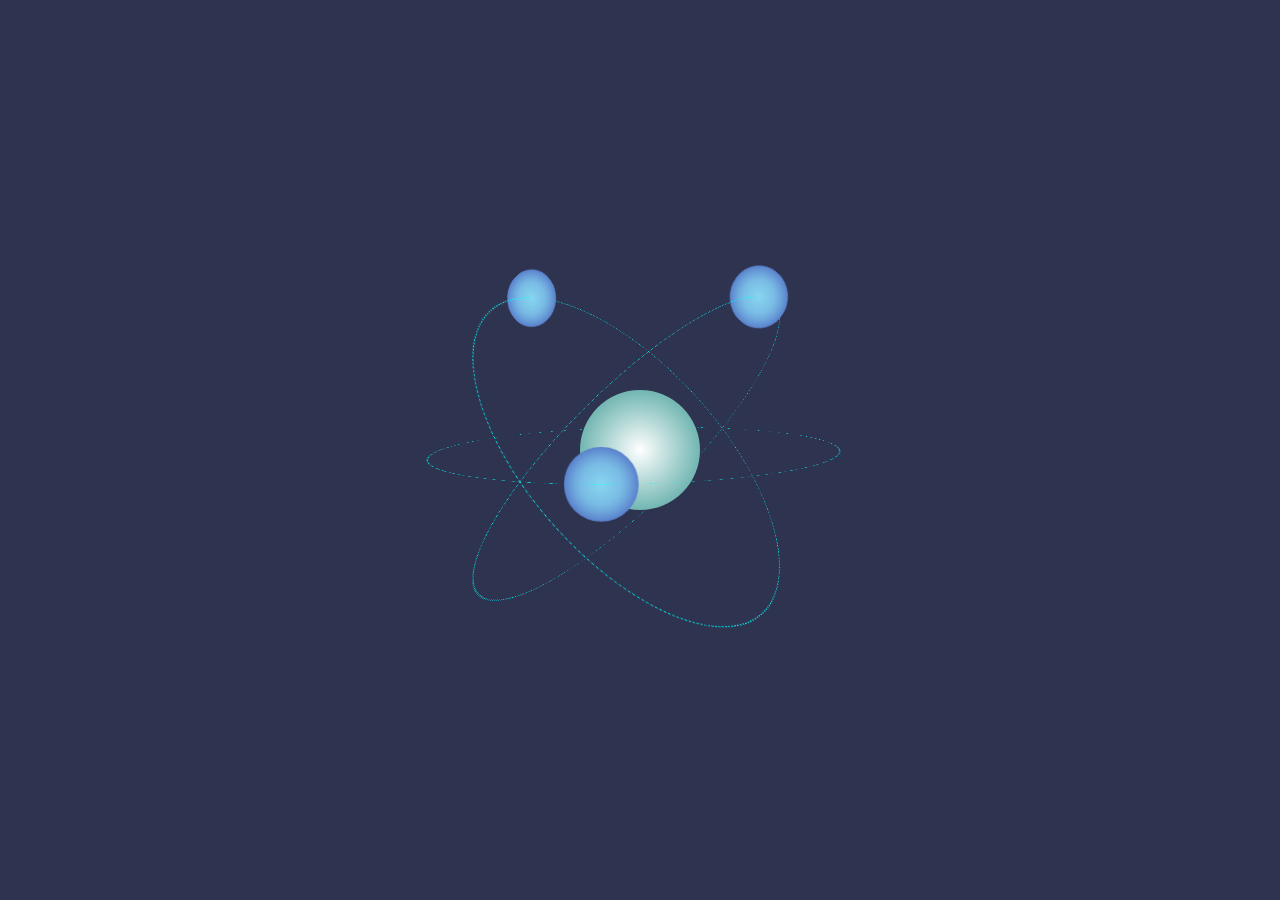
<file: atom/index.html>
<!DOCTYPE html>
<html lang="en">
<head>
    <meta charset="UTF-8">
    <meta http-equiv="X-UA-Compatible" content="IE=edge">
    <meta name="viewport" content="width=device-width, initial-scale=1.0">
    <title>Atom</title>
    <link rel="stylesheet" href="style.css">
</head>
<body>
    <div class="wrapper">
        <div class="circle circle-1">
            <div class="ball ball-1"></div>
        </div>
        <div class="circle circle-2">
            <div class="ball ball-2"></div>
        </div>
        <div class="circle circle-3">
            <div class="ball ball-3"></div>
        </div>
    </div>
    
</body>
</html>
</file>
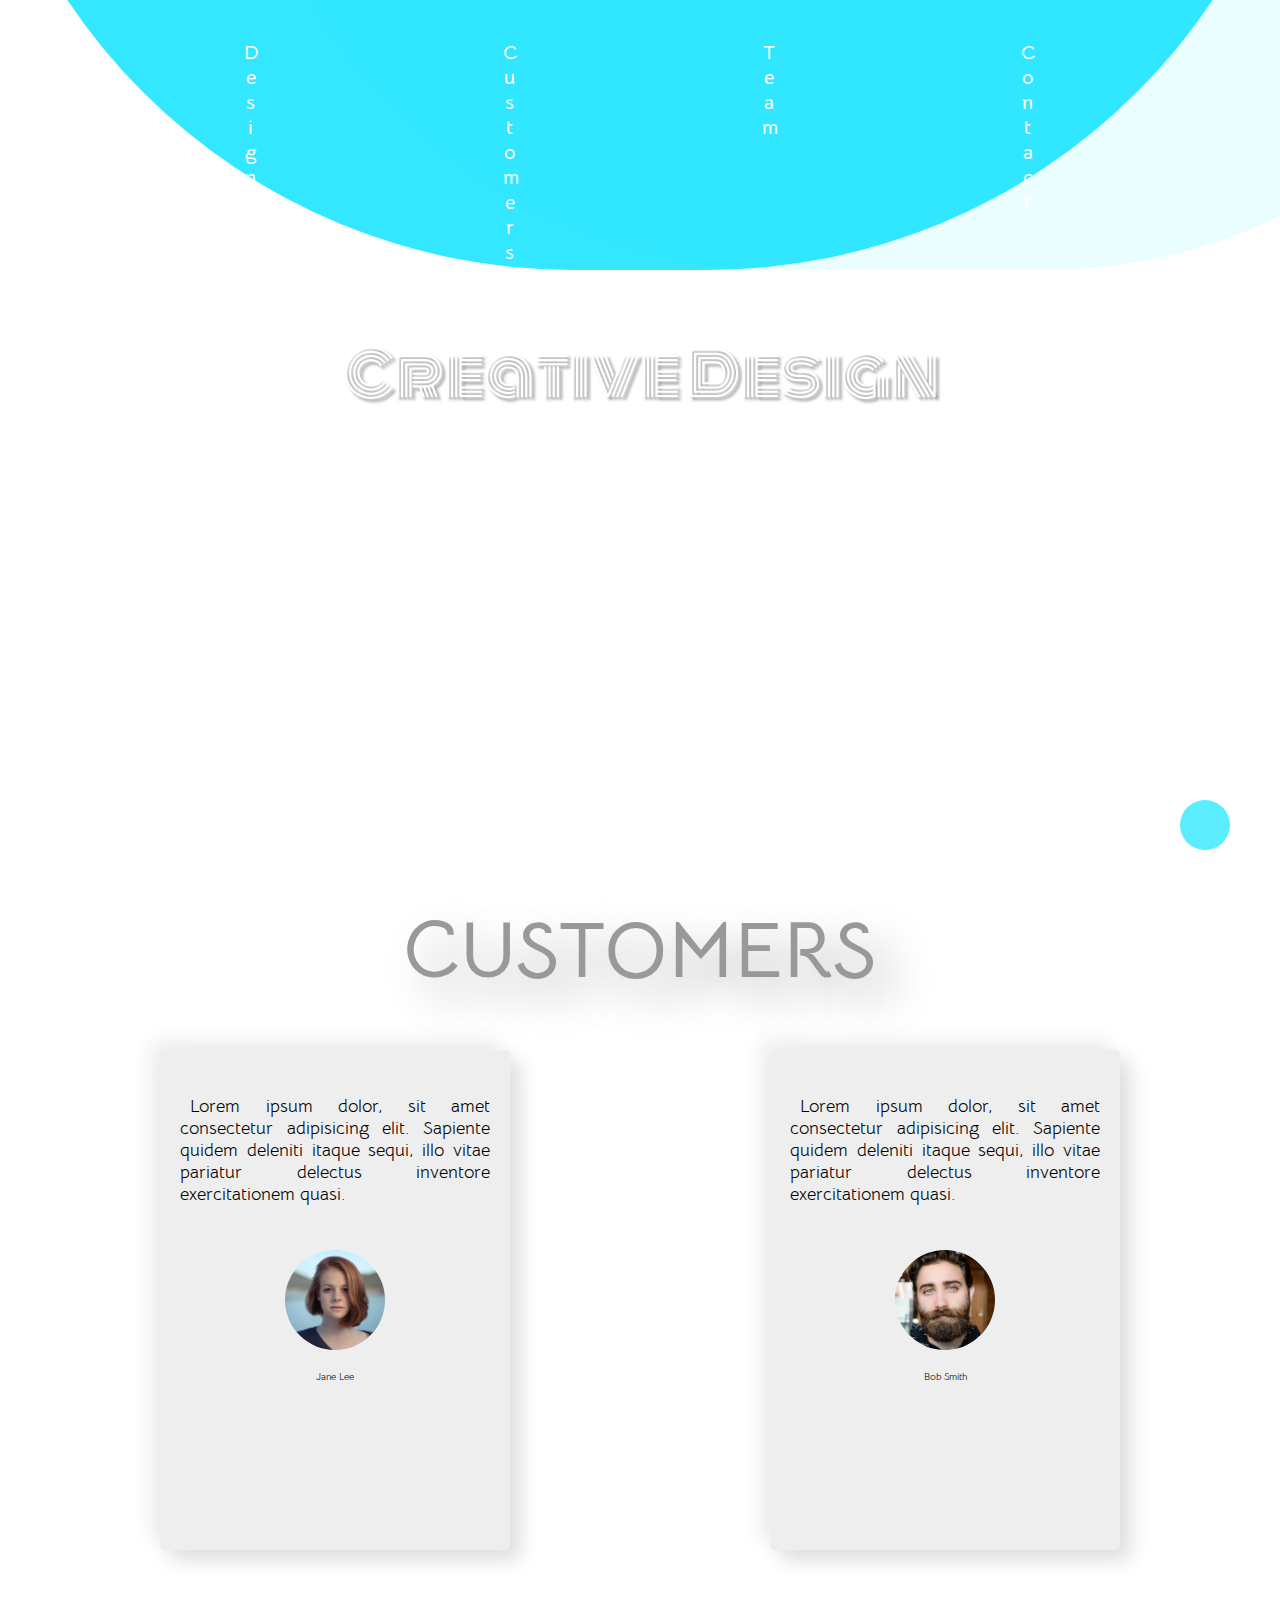
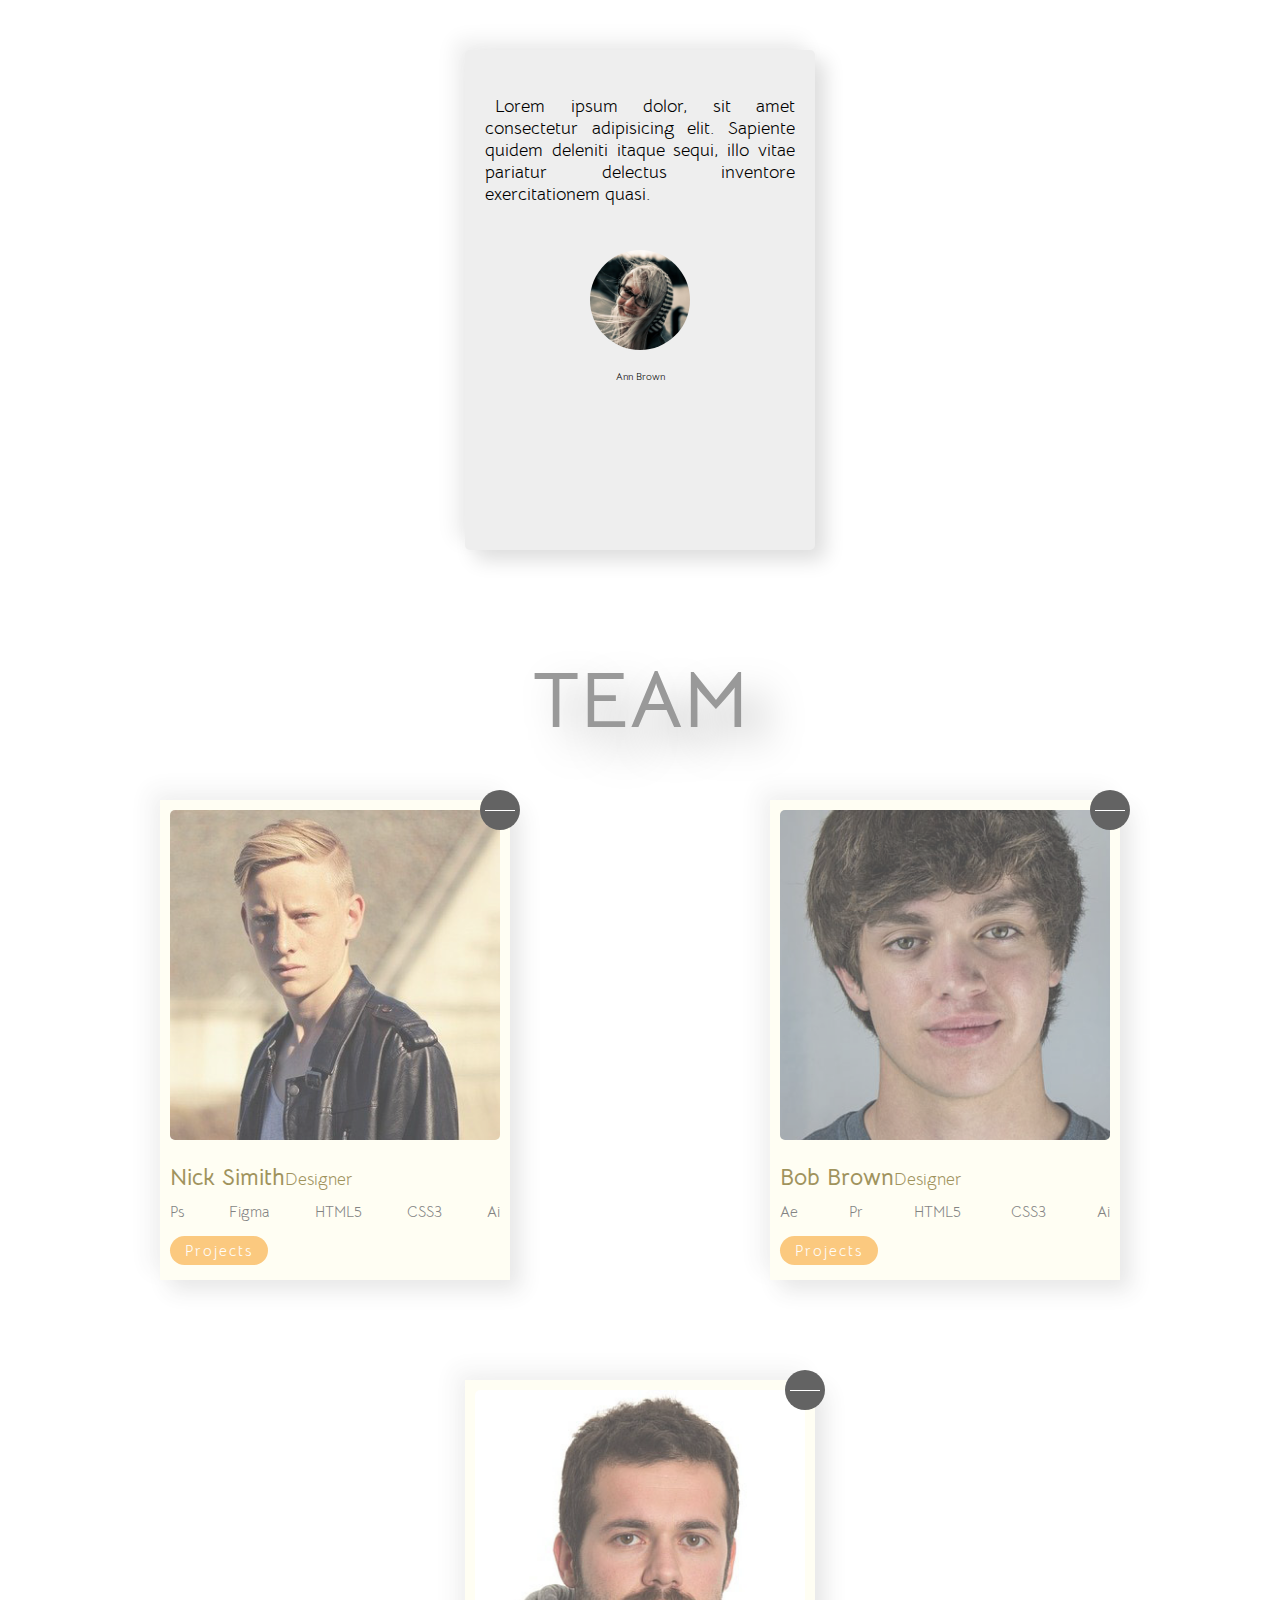
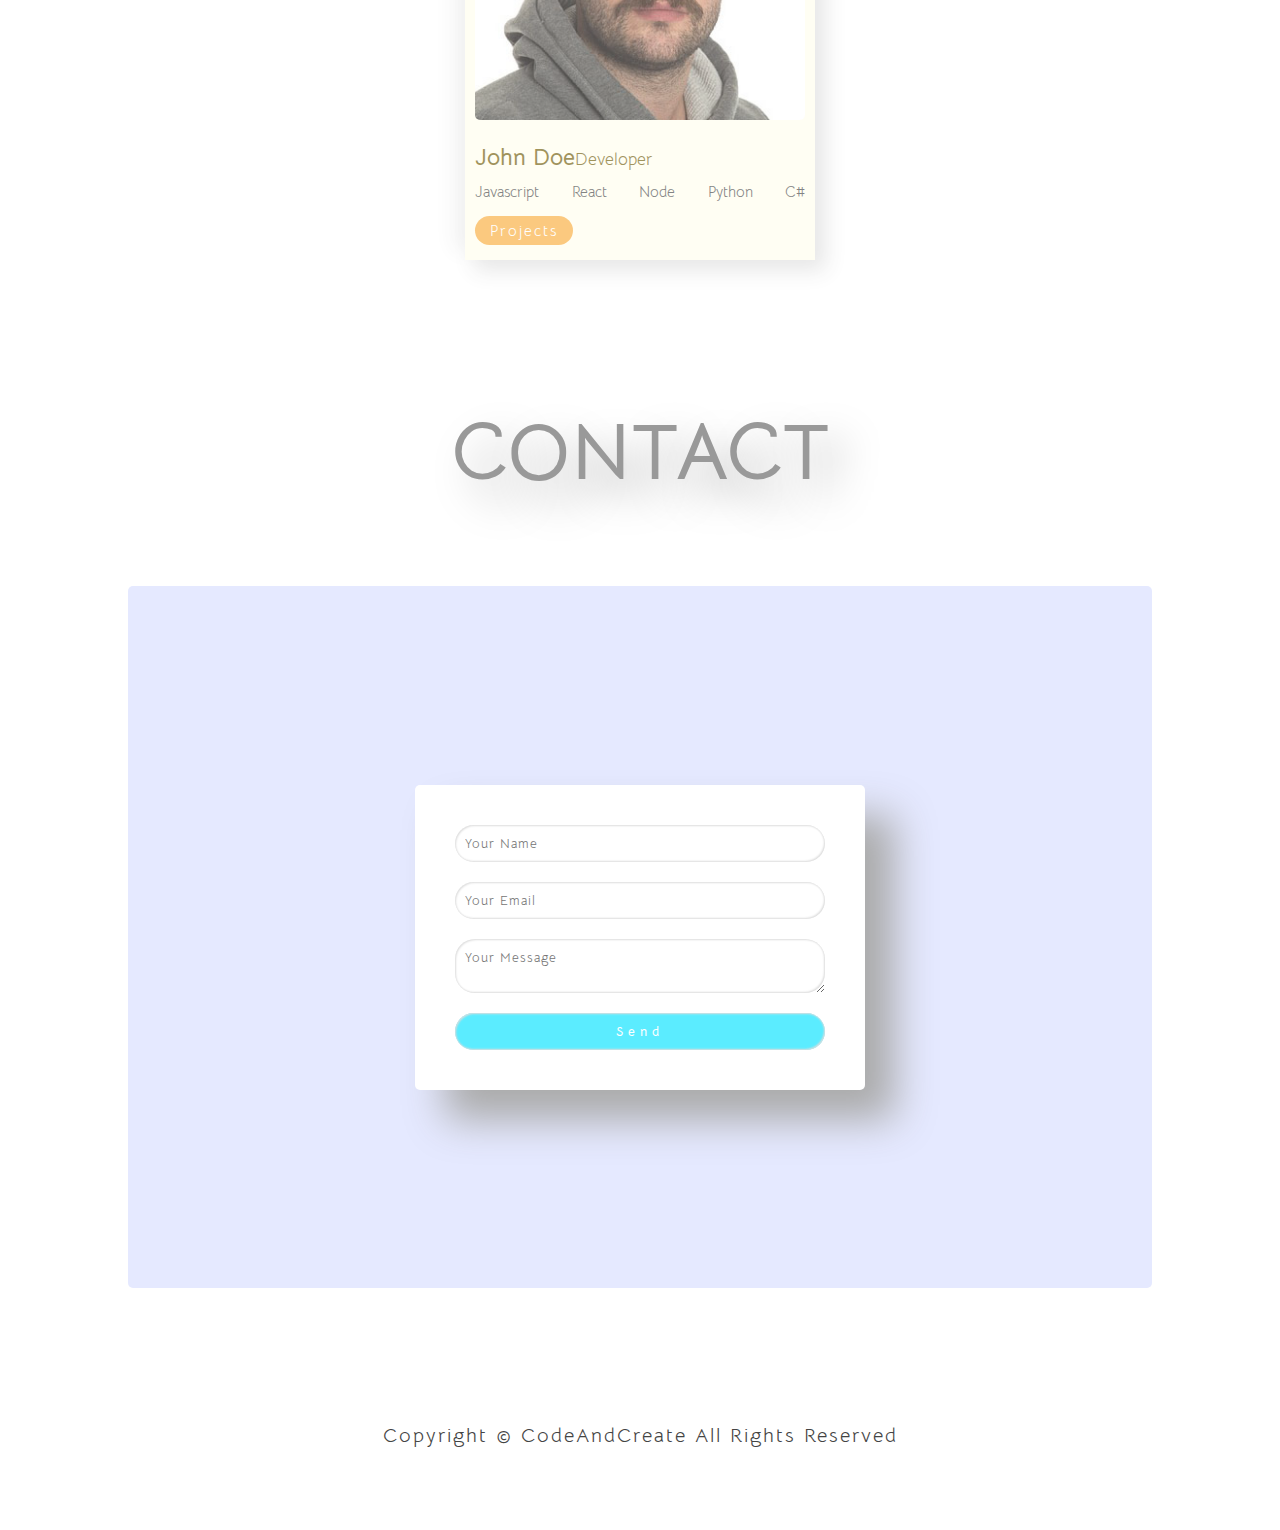
<file: creative-design/index.html>
<!DOCTYPE html>
<html lang="en">
<head>
    <meta charset="UTF-8">
    <meta http-equiv="X-UA-Compatible" content="IE=edge">
    <meta name="viewport" content="width=device-width, initial-scale=1.0">
    <title>Creative Design</title>
    <link rel="stylesheet" href="style.css">
    <link rel="stylesheet" href="https://cdnjs.cloudflare.com/ajax/libs/font-awesome/6.4.2/css/all.min.css" integrity="sha512-z3gLpd7yknf1YoNbCzqRKc4qyor8gaKU1qmn+CShxbuBusANI9QpRohGBreCFkKxLhei6S9CQXFEbbKuqLg0DA==" crossorigin="anonymous" referrerpolicy="no-referrer" />
</head>
<body>
    <div class="container">
        <!--Section 1-->
        <section class="section-1" id="home">
            <nav class="navbar">
                <a href="#home" class="navbar-link">Design</a>
                <a href="#customers" class="navbar-link">Customers</a>
                <a href="#team" class="navbar-link">Team</a>
                <a href="#contact" class="navbar-link">Contact</a>
            </nav>
            <div class="floating-bg"></div>
            <h1 class="section-1-heading">Creative Design</h1>
            <div class="logo">
                <i class="fas fa-bezier-curve"></i>
            </div>
        </section>
        <!--End Of Section 1-->
        
        <!-- Section 2 -->
        <section class="section-2" id="customers">
            <h1 class="section-heading">Customers</h1>
            <div class="customers-wrapper">
                <div class="customer">
                    <i class="fas fa-quote-left"></i>
                    <p class="customer-text">Lorem ipsum dolor, sit amet consectetur adipisicing elit. Sapiente quidem deleniti itaque sequi, illo vitae pariatur delectus inventore exercitationem quasi.</p>
                    <div class="customer-rating">
                        <i class="fas fa-star"></i>
                        <i class="fas fa-star"></i>
                        <i class="fas fa-star"></i>
                        <i class="fas fa-star"></i>
                        <i class="fas fa-star-half-alt"></i>
                    </div>
                    <img src="images/customer-img-1.jpg" class="customer-img" alt="">
                    <h4 class="customer-name">Jane Lee</h4>
                </div>
                <div class="customer">
                    <i class="fas fa-quote-left"></i>
                    <p class="customer-text">Lorem ipsum dolor, sit amet consectetur adipisicing elit. Sapiente quidem deleniti itaque sequi, illo vitae pariatur delectus inventore exercitationem quasi.</p>
                    <div class="customer-rating">
                        <i class="fas fa-star"></i>
                        <i class="fas fa-star"></i>
                        <i class="fas fa-star"></i>
                        <i class="fas fa-star"></i>
                        <i class="fas fa-star"></i>
                    </div>
                    <img src="images/customer-img-2.jpg" class="customer-img" alt="">
                    <h4 class="customer-name">Bob Smith</h4>
                </div>
                <div class="customer">
                    <i class="fas fa-quote-left"></i>
                    <p class="customer-text">Lorem ipsum dolor, sit amet consectetur adipisicing elit. Sapiente quidem deleniti itaque sequi, illo vitae pariatur delectus inventore exercitationem quasi.</p>
                    <div class="customer-rating">
                        <i class="fas fa-star"></i>
                        <i class="fas fa-star"></i>
                        <i class="fas fa-star"></i>
                        <i class="fas fa-star"></i>
                        <i class="far fa-star"></i>
                    </div>
                    <img src="images/customer-img-3.jpg" class="customer-img" alt="">
                    <h4 class="customer-name">Ann Brown</h4>
                </div>
            </div>
        </section>
        <!-- End of Section 2 -->
        <!-- Section 3 -->
        <section class="section-3" id="team">
            <h1 class="section-heading">Team</h1>
            <div class="team-wrapper">
                <div class="team-member">
                    <img src="images/team-member-1.jpg" class="team-member-img">
                    <h2 class="team-member-name">Nick Simith<span>Designer</span></h2>
                    <ul class="team-member-skills">
                        <li>Ps</li>
                        <li>Figma</li>
                        <li>HTML5</li>
                        <li>CSS3</li>
                        <li>Ai</li>
                    </ul>
                    <a href="#" class="projects-btn">Projects</a>
                    <div class="story-btn" title="My Story">
                        <div class="story-btn-line"></div>
                    </div>
                    <div class="story">
                        <h4 class="story-heading">About Me</h4>
                        <p class="story-paragraph">Lorem ipsum, dolor sit amet consectetur adipisicing elit. Iusto quas voluptatum at odit modi similique minus quos perspiciatis, deleniti asperiores?</p>
                    </div>
                </div>

                <div class="team-member">
                    <img src="images/team-member-2.jpg" class="team-member-img">
                    <h2 class="team-member-name">Bob Brown<span>Designer</span></h2>
                    <ul class="team-member-skills">
                        <li>Ae</li>
                        <li>Pr</li>
                        <li>HTML5</li>
                        <li>CSS3</li>
                        <li>Ai</li>
                    </ul>
                    <a href="#" class="projects-btn">Projects</a>
                    <div class="story-btn" title="My Story">
                        <div class="story-btn-line"></div>
                    </div>
                    <div class="story">
                        <h4 class="story-heading">About Me</h4>
                        <p class="story-paragraph">Lorem ipsum, dolor sit amet consectetur adipisicing elit. Iusto quas voluptatum at odit modi similique minus quos perspiciatis, deleniti asperiores?</p>
                    </div>
                </div>

                <div class="team-member">
                    <img src="images/team-member-3.jpg" class="team-member-img">
                    <h2 class="team-member-name">John Doe<span>Developer</span></h2>
                    <ul class="team-member-skills">
                        <li>Javascript</li>
                        <li>React</li>
                        <li>Node</li>
                        <li>Python</li>
                        <li>C#</li>
                    </ul>
                    <a href="#" class="projects-btn">Projects</a>
                    <div class="story-btn" title="My Story">
                        <div class="story-btn-line"></div>
                    </div>
                    <div class="story">
                        <h4 class="story-heading">About Me</h4>
                        <p class="story-paragraph">Lorem ipsum, dolor sit amet consectetur adipisicing elit. Iusto quas voluptatum at odit modi similique minus quos perspiciatis, deleniti asperiores?</p>
                    </div>
                </div>
            </div>


        </section>

        <!-- End Of Section 3 -->

        <!-- Section 4 -->
        <section class="section-4" id="contact">
            <h1 class="section-heading">Contact</h1>
            <div class="form-container">
                <img src="images/form-img.png" class="form-img">
                <form class="contact-form">
                    <input type="text" placeholder="Your Name">
                    <input type="email" placeholder="Your Email">
                    <textarea placeholder="Your Message"></textarea>
                    <input type="submit" value="Send">
                </form>
            </div>
            <p class="copyright">
                Copyright &copy; CodeAndCreate All Rights Reserved
            </p>
        </section>
        <!-- End of Section 4 -->
        <a href="#home" class="scroll-up-btn">
            <i class="fas fa-arrow-up"></i>
        </a>
    </div>
    <script src="script.js"></script>
</body>
</html>
</file>
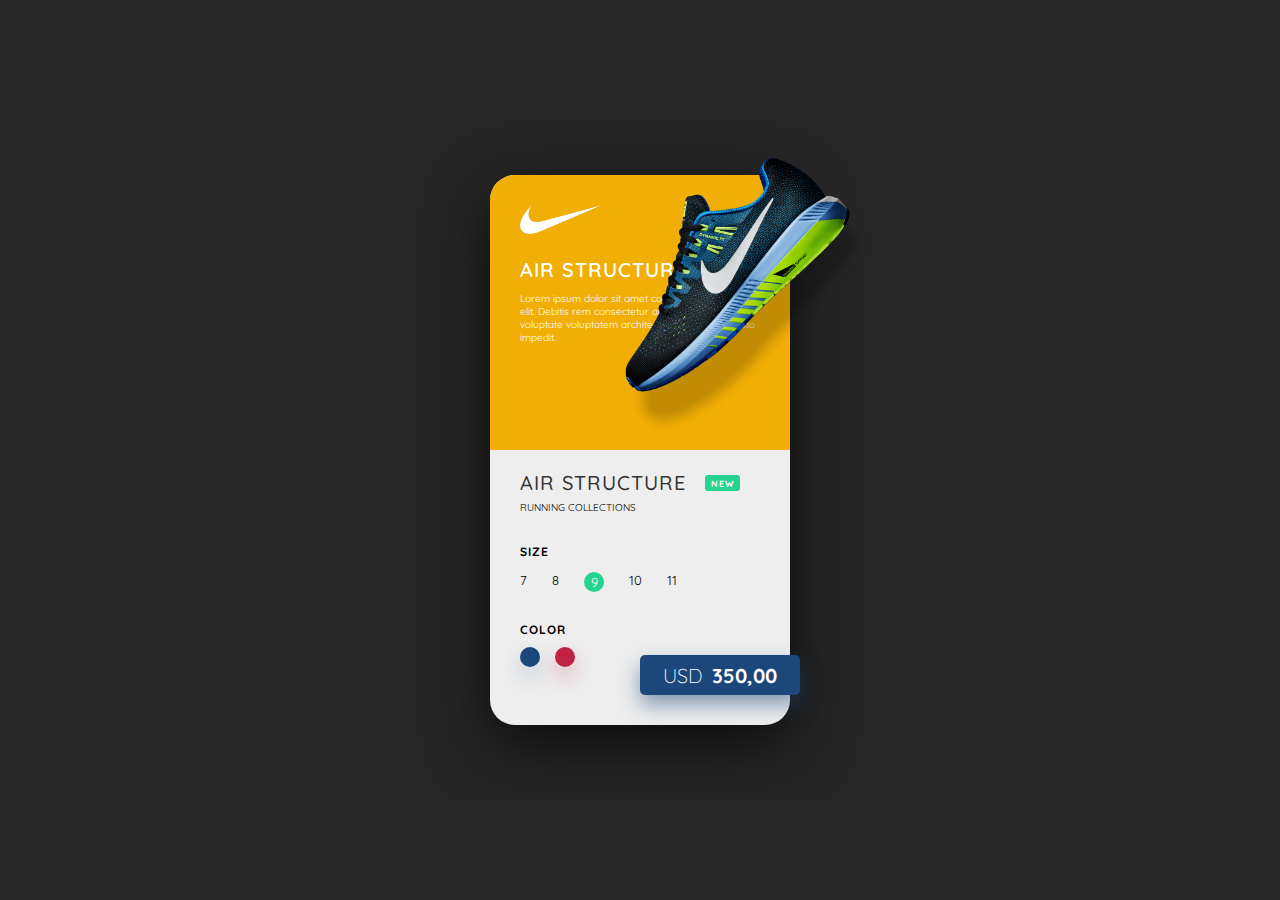
<file: product-card/index.html>
<!DOCTYPE html>
<html lang="en">
<head>
    <meta charset="UTF-8">
    <meta http-equiv="X-UA-Compatible" content="IE=edge">
    <meta name="viewport" content="width=device-width, initial-scale=1.0">
    <title>Product Card</title>
    <link rel="stylesheet" href="style.css">
    <link rel="stylesheet" href="https://cdnjs.cloudflare.com/ajax/libs/font-awesome/6.4.2/css/all.min.css" integrity="sha512-z3gLpd7yknf1YoNbCzqRKc4qyor8gaKU1qmn+CShxbuBusANI9QpRohGBreCFkKxLhei6S9CQXFEbbKuqLg0DA==" crossorigin="anonymous" referrerpolicy="no-referrer" />
    <link rel="preconnect" href="https://fonts.googleapis.com">
<link rel="preconnect" href="https://fonts.gstatic.com" crossorigin>
<link href="https://fonts.googleapis.com/css2?family=Quicksand:wght@300;400;500;600;700&display=swap" rel="stylesheet">
</head>
<body>
    <div class="container">
        <div class="card-wrapper">
            <div class="card">
                <div class="card-top">
                    <img src="images/nike.png" class="logo">
                    <div class="card-top-text">
                        <h1>Air Structure</h1>
                        <p>Lorem ipsum dolor sit amet consectetur adipisicing elit. Debitis rem consectetur animi repudiandae voluptate voluptatem architecto dicta quidem iusto impedit.</p>
                    </div>
                    <img src="images/shoe1.png" class="shoe-1">
                    <img src="images/shoe2.png" class="shoe-2">
                </div>
                <div class="card-bottom">
                    <h1>Air Structure</h1>
                    <div class="badge">New</div>
                    <h3>Running Collections</h3>
                    <div class="stars">
                        <i class="fa-solid fa-star"></i>
                        <i class="fa-solid fa-star"></i>
                        <i class="fa-solid fa-star"></i>
                        <i class="fa-solid fa-star"></i>
                        <i class="fa-solid fa-star"></i>
                    </div>
                    <div class="size">
                        <h4>Size</h4>
                        <div class="sizes">
                            <span>7</span>
                            <span>8</span>
                            <span>9</span>
                            <span>10</span>
                            <span>11</span>
                        </div>
                    </div>
                    <div class="color">
                        <h4>Color</h4>
                        <div class="colors">
                            <div class="color-1"></div>
                            <div class="color-2"></div>
                        </div>
                    </div>
                    <div class="price">
                        <span>Usd</span>
                        <span>350,00</span>
                    </div>
                </div>
            </div>
        </div>
    </div>
    <script src="index.js"></script>
</body>
</html>
</file>
<file: atom/style.css>
*{
    margin: 0;
    padding: 0;
    box-sizing: border-box;
}

html {
    font-size: 62.5%;
}

body {
    width: 100%;
    height: 100vh;
    background-color: rgb(46,51,80);
    display: grid;
    place-items: center;
}

.wrapper {
    width:60rem;
    aspect-ratio: 1;
    display: grid;
    place-items: center;
    perspective: 100rem;
    perspective-origin: 76% 27%;
}

.circle {
    position: absolute;
    width: 40rem;
    aspect-ratio: 1;
    border: 0.1rem dashed #0ff;
    border-radius: 50%;
    transform-style: preserve-3d;
}

.circle-1 {
    transform: rotateY(70deg) rotateX(40deg);
    animation: circle1Anim 2s -1s infinite linear;
}

@keyframes circle1Anim {
    0% {
        transform: rotateY(70deg) rotateX(40deg);
    }

    100% {
        transform: rotateY(70deg) rotateX(40deg) rotateZ(360deg);
    }
}


.circle-2 {
    transform: rotateY(70deg) rotateX(-40deg);
    animation: circle2Anim 2s infinite linear;
}

@keyframes circle2Anim {
    0% {
        transform: rotateY(70deg) rotateX(-40deg);
    }

    100% {
        transform: rotateY(70deg) rotateX(-40deg) rotateZ(360deg);
    }
}

.circle-3 {
    transform: rotateY(180deg) rotateX(90deg);
    animation: circle3Anim 2s infinite linear;
}

@keyframes circle3Anim {
    0% {
        transform: rotateY(180deg) rotateX(90deg);
    }

    100% {
        transform: rotateY(180deg) rotateX(90deg) rotateZ(360deg);
    }
}

.circle-3::before {
    content: "";
    width: 12rem;
    aspect-ratio: 1;
    background-image:radial-gradient(rgb(255,255,255),50%,rgb(55,152,146)) ;
    position: absolute;
    left: 50%;
    top: 50%;
    transform: translate(-50%,-50%) rotateX(90deg);
    border-radius: 50%;
    animation: mainBallAnim 2s infinite linear;
}

@keyframes mainBallAnim {
    0% {
        transform: translate(-50%,-50%) rotateX(90deg);
        
    }

    100% {
        transform: translate(-50%,-50%) rotateX(90deg) rotateY(-360deg);
    }
    
}

.ball {
    width: 6rem;
    aspect-ratio: 1;
    background-image: radial-gradient(rgb(135,214,240), 70%,rgb(44,44,167));
    border-radius: 50%;
    position: absolute;
    top: -3rem;
    left:calc(50% - 3rem)

}

.ball-1,
.ball-2 {
    transform: rotateY(-90deg);
    animation: ballAnim 2s infinite linear;
}

@keyframes ballAnim {
    0% {
        transform: rotateY(-90deg);
    }

    100% {
        transform:rotateY(-90deg) rotateX(-360deg)
    }
        
    
}

.ball-3 {
    transform: rotateY(90deg) rotateX(90deg);
    animation: ball3Anim 2s infinite linear;
}

@keyframes ball3Anim {
    0% {
        transform: rotateY(90deg) rotateX(90deg);
    }

    100% {
        transform:rotateY(90deg) rotateX(450deg)
    }
        
    
}
</file>
<file: creative-design/style.css>
/* Common Styles */
@import url('https://fonts.googleapis.com/css2?family=Bellota+Text:wght@300;400;700&family=Monoton&display=swap');

*{
    margin: 0;
    padding: 0;
    box-sizing: border-box;
    text-decoration: none;
    list-style-type: none;
    outline: none;
    font-family: "Bellota Text", cursive;
    font-weight: 400;
}

html {
    font-size: 62.5%;
    scroll-behavior: smooth;
}

.container {
    width: 100%;
    overflow-x:hidden ;

}
/* End of Common Styles*/

/* Section 1 */
.section-1 {
    width: 100%;
    height: 100vh;
    background-color: #fff;
    position: relative;
}

.floating-bg {
    width: 150vh;
    height: 150vh;
    background-color: rgba(50,231,255);
    position: absolute;
    top: -125vh;
    left: calc(50% - 75vh);
    border-radius: 45%;
    animation:rotate 30s infinite;
}

.floating-bg::before{
    content:"";
    width: 100%;
    height: 100%;
    background-color: rgb(50,231,255,0.1);
    position: absolute;
    top: 0;
    left: 20%;
    border-radius: 40%;
    animation: rotate 30s infinite;
}

@keyframes rotate {
    0% {
        transform: rotate(0);
    }

    100% {
        transform:rotate(360deg)
    }
}

.navbar {
    position: relative;
    z-index: 20;
    top: 4rem;
    display: flex;
    justify-content: space-evenly;
}

.navbar-link{
    font-size: 2.2rem;
    font-weight: 700;
    letter-spacing: 0.2rem;
    color: #fff;
    width: 1.5rem;
    word-wrap: break-word;
    text-align: center;
    transition: all 0.5s;

}

.navbar-link:hover {
    width: 15rem;
    background-color: rgba(255,255,255,0.2);
    transition: all 2.5s;
}

.section-1-heading {
    font-size:8rem;
    font-family: "Monoton",cursive;
    position: absolute;
    top: 18vw;
    left: 50%;
    transform: translateX(-50%);
    text-shadow: 0.3rem 0.3rem 0.3rem #888;
    color: #fff;
    background-color: #fff;
    width: 85rem;
    text-align: center;
    padding: 0.8rem 1.6rem;
    border-radius: 0.8rem ;
    opacity: 0.9;
}

.logo {
    position: absolute;
    top: 70%;
    left: 70%;
    transform: translateX(-50%);

}

.logo i {
    font-size: 15rem;
    color: rgba(50,231,255,0.8);
    text-shadow: 0.1rem 0.1rem 0.2rem #ddd, -0.1rem -0.1rem 0.2rem #ddd;
}
/* End of Section 1*/

/* Section 2 */
.section-2 {
    width: 100%;
    height: 100%;
    display: flex;
    flex-direction: column;
    justify-content: space-around;
}

.section-heading{
    font-size: 10rem;
    font-weight: bold;
    text-transform: uppercase;
    color: #999;
    text-align: center;
    opacity: 1;
    text-shadow: 2rem 2rem 4rem #aaa;
}

.customer {
    width: 35rem;
    height: 50rem;
    background-color: #eee;
    display: flex;
    flex-direction: column;
    align-items: center;
    border-radius: 0.5rem;
    padding: 2rem;
    box-shadow: 1rem 1rem 2rem #ddd, -1rem -1rem 2rem #eee;
    transition:box-shadow 0.5s;
}

.customer:hover {
    box-shadow: 2rem 2rem 3rem #ddd, -2rem -2rem 3rem #eee;
}
.customer:first-child {
    align-self: flex-start;
}

.customer:last-child {
    align-self: flex-end;
}

.customers-wrapper {
    display: flex;
    justify-content: space-evenly;
    align-items: center;
    height:70%;

}

.fa-quote-left {
    font-size: 4rem;
    color: #f08e0f;
}

.customer-text {
    font-size: 1.8rem;
    margin: 2.5rem 0;
    text-align: justify;
}

.customer-text::first-letter{
    margin-left: 1rem;
}

.customer-rating i {
    font-size: 2rem;
    color: #f08e0f;

}

.customer-img {
    width: 10rem;
    height: 10rem;
    object-fit: cover;
    margin: 2rem 0;
    border-radius: 50%;
}
/* End Of Section 2 */

/* Section 3 */
.section-3 {
    width: 100%;
    height: 100vh;
    display: flex;
    flex-direction: column;
    justify-content: space-between;
    padding: 5rem 0;
}

.team-wrapper {
    display: flex;
    justify-content: space-evenly;
    align-items: center;
    height: 70%;
}

.team-member {
    width: 35rem;
    background-color: #fffeee;
    padding: 1rem 1rem 2rem 1rem;
    box-shadow: 1rem 1rem 2rem #ddd,-1rem -1rem 2rem #eee;
    position: relative;
    opacity: 0.7;
    transition: opacity 0.5s;
}

.team-member:first-child{
    align-self: flex-start;
}

.team-member:last-child{
    align-self: flex-end;
}

.team-member-img {
    width: 100%;
    border-radius: 0.5rem;
}

.team-member-name {
    font-size:2.3rem;
    font-weight: 700;
    color: #796717;
    margin-top: 2rem;
}

.team-member-name span {
    font-size: 1.7rem;
}

.team-member-skills {
    display: flex;
    justify-content: space-between;
    margin: 1rem 0 2rem 0;
}

.team-member:hover {
    opacity: 1;
}

.team-member-skills li {
    font-size: 1.5rem;
    color: #505050;
}

.projects-btn {
    background-color: #fab34a;
    color: #fff;
    padding: 0.5rem 1.5rem;
    border-radius: 5rem;
    font-size: 1.5rem;
    letter-spacing: 0.2rem;

}


.story{
    width: 100%;
    height: 100%;
    background-color: rgba(253,69,69,0.9);
    position: absolute;
    top: 0;
    left: 0;
    display: flex;
    flex-direction: column;
    justify-content: center;
    align-items: center;
    padding: 2rem;
    transform: scale(0);
    transform-origin: top right;
    border-radius: 50rem 0 50rem 50rem;
    transition: all 0.5s;
}

.change.story{
    transform: scale(1);
    border-radius: 0;
}

.story-btn {
    width: 4rem;
    height: 4rem;
    background-color: #222;
    position: absolute;
    top: -1rem;
    right: -1rem;
    border-radius: 5rem;
    display: flex;
    align-items: center;
    padding: 0.5rem;
    cursor: pointer;
    z-index: 50;
    transition:transform 0.5s;
}

.change.story-btn{
    transform: rotate(405deg);
}

.story-btn-line{
    width: 100%;
    height: 0.1rem;
    background-color: #fff;

}

.story-heading {
    font-size: 4rem;
    font-weight: 700;
    color: #fff;
    margin-bottom: 2rem;
}

.story-paragraph {
    font-size: 1.8rem;
    color: #fff;
    text-align: justify;
    letter-spacing: 0.1rem;
    text-indent: 4rem;
}
/* End Of Section 3 */

/* Section4 */
.section-4 {
    width: 100%;
    height: 130vh;
    display: flex;
    flex-direction: column;
    justify-content: space-around;
    align-items: center;
}

.form-container {
    width: 80%;
    height: 40%;
    background-color: #e5e9ff;
    display: flex;
    align-items: center;
    justify-content: space-evenly;
    box-shadow: 0.3rem 0.3rem 0.4rem #ccc, -0.1rem, -0.1rem 0.4rem #ccc;
    border-radius: 0.5rem;
    perspective: 100rem;
}

.form-img {
    width: 55rem;
    background-color: rgba(50,231,255,0.8);
    padding: 5rem;
    opacity: 0.8;
    box-shadow: -3rem 3rem 4rem #aaa;
    border-radius: 0.5rem;
    transform: rotateY(20deg);
    transition: all 0.5s;
}

.form-img:hover{
    transform: translateY(-2rem) rotateY(20deg);
    box-shadow: -5rem 5rem 7rem #aaa;
}

.contact-form {
    width: 45rem;
    background-color: #fff;
    display: flex;
    flex-direction: column;
    padding: 3rem;
    border-radius: 0.5rem;
    box-shadow: 3rem 3rem 4rem #aaa;
    transform: rotateY(-20deg);
    transition: all 0.5s;
}

.contact-form:hover{
    transform: translateY(-2rem) rotateY(-20deg);
    box-shadow: 5rem 5rem 7rem #aaa;

}

.contact-form input, .contact-form textarea {
    margin: 1rem;
    padding: 1rem;
    font-size: 1.3rem;
    letter-spacing: 0.1rem;
    border: none;
    border-radius: 2rem;
    box-shadow: inset 0.1rem 0.1rem 0.2rem #ddd, inset -0.1rem -0.1rem 0.2rem #ddd;
}

.contact-form textarea {
    max-height: 15rem;
    max-height: 10rem;
    max-width: 100%;
    min-width: 70%;
}

.contact-form input[type="submit"]{
    background-color: rgba(50,231,255,0.8);
    color: #fff;
    font-weight: bolder;
    letter-spacing: 0.5rem;
    cursor: pointer;
    transition: background-color 0.5s;
}

.contact-form input[type="submit"]:hover{
    background-color: #32e7ff;
}

.copyright {
    font-size: 2rem;
    letter-spacing: 0.2rem;
    color: #444;
    margin-top: 5rem;
}
/* End of section 4*/

.scroll-up-btn {
    width: 5rem;
    height: 5rem;
    background-color:rgba(50,231,255,0.8) ;
    position: fixed;
    bottom: 5rem;
    right: 5rem;
    border-radius: 50%;
    font-size: 1.6rem;
    color: #fff;
    display: flex;
    justify-content: center;
    align-items: center;
    transition: background-color 0.5s;
}

.change.story-btn:hover{
    background-color: #32e7ff;
}

/* responsive */
@media(max-width:1400px) {
    .floating-bg{
        top: -120vh;
    }

    .section-1-heading{
        font-size:6rem;
        top: 25vw;
        width: 70rem;
    }

    .navbar-link {
        font-size: 2rem;
    }

    .logo {
        top: 75%;
    }

    .logo i {
        font-size: 10rem;
    }

    .section-heading {
        font-size: 8rem;
        margin-bottom: 1orem;
    }
    .section-2{
        height: auto;
    }
    .customers-wrapper {
        flex-wrap: wrap;
    }

    .customer {
        margin: 5rem 10rem;
    }

    .section-3 {
        height: auto;
    }

    .team-wrapper{
        flex-wrap: wrap;
    }

    .team-member{
        margin: 5rem 10rem;
    }

    .form-container{
        height: 60%;

    }

    .form-img{
        display: none;
    }

    .contact-form{
        transform: translateY(0);
    }

    .contact-form:hover{
        transform: translateY(-1rem);
    }

    .copyright{
        margin: 5rem 0 4rem 0;
    }
    
}

@media(max-width:1150px){
    .floating-bg{
        top: -110vh;
    }
    .section-1-heading{
        font-size: 5rem;
        top: 30vw;
        width: 60rem;
    }

    .logo{
        font-size: 9rem;

    }
}

@media(max-width:950px){
    .floating-bg{
        top: -100vw;
    }

    .section-1-heading{
        top: 40vw;
    }

    .navbar{
        justify-content: space-around;
    }
}

@media(max-width:750px){
    html{
        font-size: 50%;
    }

    .floating-bg{
        top: -90vw;
    }

    .section-1-heading{
        top: 48vw;
    }

    .section-heading{
        margin-bottom: 5rem;
    }
}

@media(max-width:550px){
    html{
        font-size: 45%;
    }

    .floating-bg{
        top: -70vw;
    }

    .section-1-heading {
        top: 65vw;
        width: 42rem;
        font-size: 3.5rem;
    }

    .section-heading{
        font-size: 6rem;
    }

    .customer{
        margin: 5rem 0;
    }

    .team-member {
        margin: 5rem 0;
    }

    .section-4{
        height: auto;
    }

    .form-container {
        background-color: transparent;
        box-shadow: none;
    }

    .contact-form{
      box-shadow: 1rem 1rem 2rem #aaa;  
    }

    .contact-form:hover{
        box-shadow: 2rem 2rem 3rem #aaa;
    }

    .copyright {
        font-size: 1.8rem;
        margin: 5rem;
        text-align: center;
    }

    .scroll-up-btn{
        bottom: 2rem;
        right: 2rem;

    }
}
/* End of responsive */
</file>
<file: product-card/style.css>
*{
    margin: 0;
    padding: 0;
    box-sizing: border-box;
    font-family: Quicksand,sans-serif;
}

html {
    font-size: 62.5%;
}

.container {
    width: 100%;
    height: 100vh;
    background-color: #262626;
    display: grid;
    place-items: center;

}

.card-wrapper {
    width: 50rem;
    height: 70rem;
    padding: 0 10rem;
    display: grid;
    place-items: center;
    overflow: hidden;
}

.card {
    width: 30rem;
    height: 55rem;
    background: #eee;
    border-radius: 2.5rem;
    box-shadow: 0 2rem 6rem rgba(0,0,0,0.7);
    position: relative;
}

.card-top {
    width: 100%;
    height: 50%;
    background: #f1ae04;
    padding: 3rem;
    border-radius: 2.5rem 2.5rem 0 0;
    transition: backgroud 0.5s;
}

.container.change .card-top {
    background: #d35246;
}


.logo{
    width: 8rem;
    margin-bottom: 2rem;
}

.card-top-text {
    color: #fff;
}

.card-top-text h1 {
    font-weight: 600;
    text-transform: uppercase;
    letter-spacing: 0.1rem;
    margin-bottom: 1rem;
}



.shoe-1 {
    width: 30rem;
    position: absolute;
    top:-2.5rem;
    right: -10rem;
    transition: transform 1s;
}

.container.change .shoe-1{
    transform: translateX(-50rem) rotateZ(45deg);
}

.shoe-2 {
    width: 33rem;
    position: absolute;
    top: -10rem;
    right: -45rem;
    transition: transform 1s;
}

.container.change .shoe-2{
    transform: translateX(-40rem) rotateZ(-45deg);
}

.card-bottom {
    width: 100%;
    height: 50%;
    padding: 2rem 3rem;
}

.card-bottom h1 {
    font-weight: 500;
    text-transform: uppercase;
    letter-spacing: 0.1rem;
    color: #333;
    margin-bottom: 0.6rem;
}

.badge {
    position: absolute;
    top: 30rem;
    right: 5rem;
    width: 3.5rem;
    height: 1.6rem;
    background: #25d390;
    color: #fff;
    display: grid;
    place-items: center;
    border-radius: 0.3rem;
    font-size: 0.9rem;
    font-weight: bold;
    letter-spacing: 0.1rem;
    text-transform: uppercase;
}

.card-bottom h3 {
    font-size: 1rem;
    font-weight:400;
    text-transform: uppercase;
    margin-bottom: 0.6rem;
}

.stars {
    margin-bottom: 3rem;
}

.stars i:last-child{
    opacity: 0.4;
}

.size {
    margin-bottom: 3rem;
}

.size h4 {
    font-size: 1.2rem;
    text-transform: uppercase;
    letter-spacing: 0.1rem;
    margin-bottom: 1.3rem;
}

.sizes {
    display: flex;
}

.sizes span {
    font-size: 1.3rem;
    margin-right: 2.5rem;
}

.sizes span:nth-child(3){
    width: 2rem;
    height: 2rem;
    background: #25d390;
    color: #fff;
    border-radius: 50%;
    display: grid;
    place-items: center;

}

.color h4 {
    font-size: 1.2rem;
    text-transform: uppercase;
    letter-spacing: 0.1rem;
    margin-bottom: 1rem;
}

.colors {
    display: flex;
}

.color-1,.color-2{
    width: 2rem;
    height: 2rem;
    background: red;
    border-radius: 50%;
    cursor: pointer;
}

.color-1 {
    background: #1c477a;
    margin-right: 1.5rem;
    box-shadow: 0 1rem 2rem rgba(28,71,122,0.2);
}

.color-2 {
    background: #c02244;
    box-shadow: 0 1rem 2rem rgba(192,34,68,0.3);
}

.container.change .price {
    background: #c02244;
}

.price {
    width: 16rem;
    height: 4rem;
    background: #1c477a;
    color: #fff;
    border-radius: 0.5rem;
    position: absolute;
    right: -1rem;
    bottom: 3rem;
    box-shadow: 0 1rem 2rem rgba(28,71,122,0.5);
    display: flex;
    justify-content: center;
    align-items: center;
}

.price span {
    font-size: 2rem;
}

.price span:first-child {
    font-weight: 300;
    text-transform: uppercase;
    margin-right: 1rem;
}

.price span:last-child{
    font-weight: bold;
}
</file>
